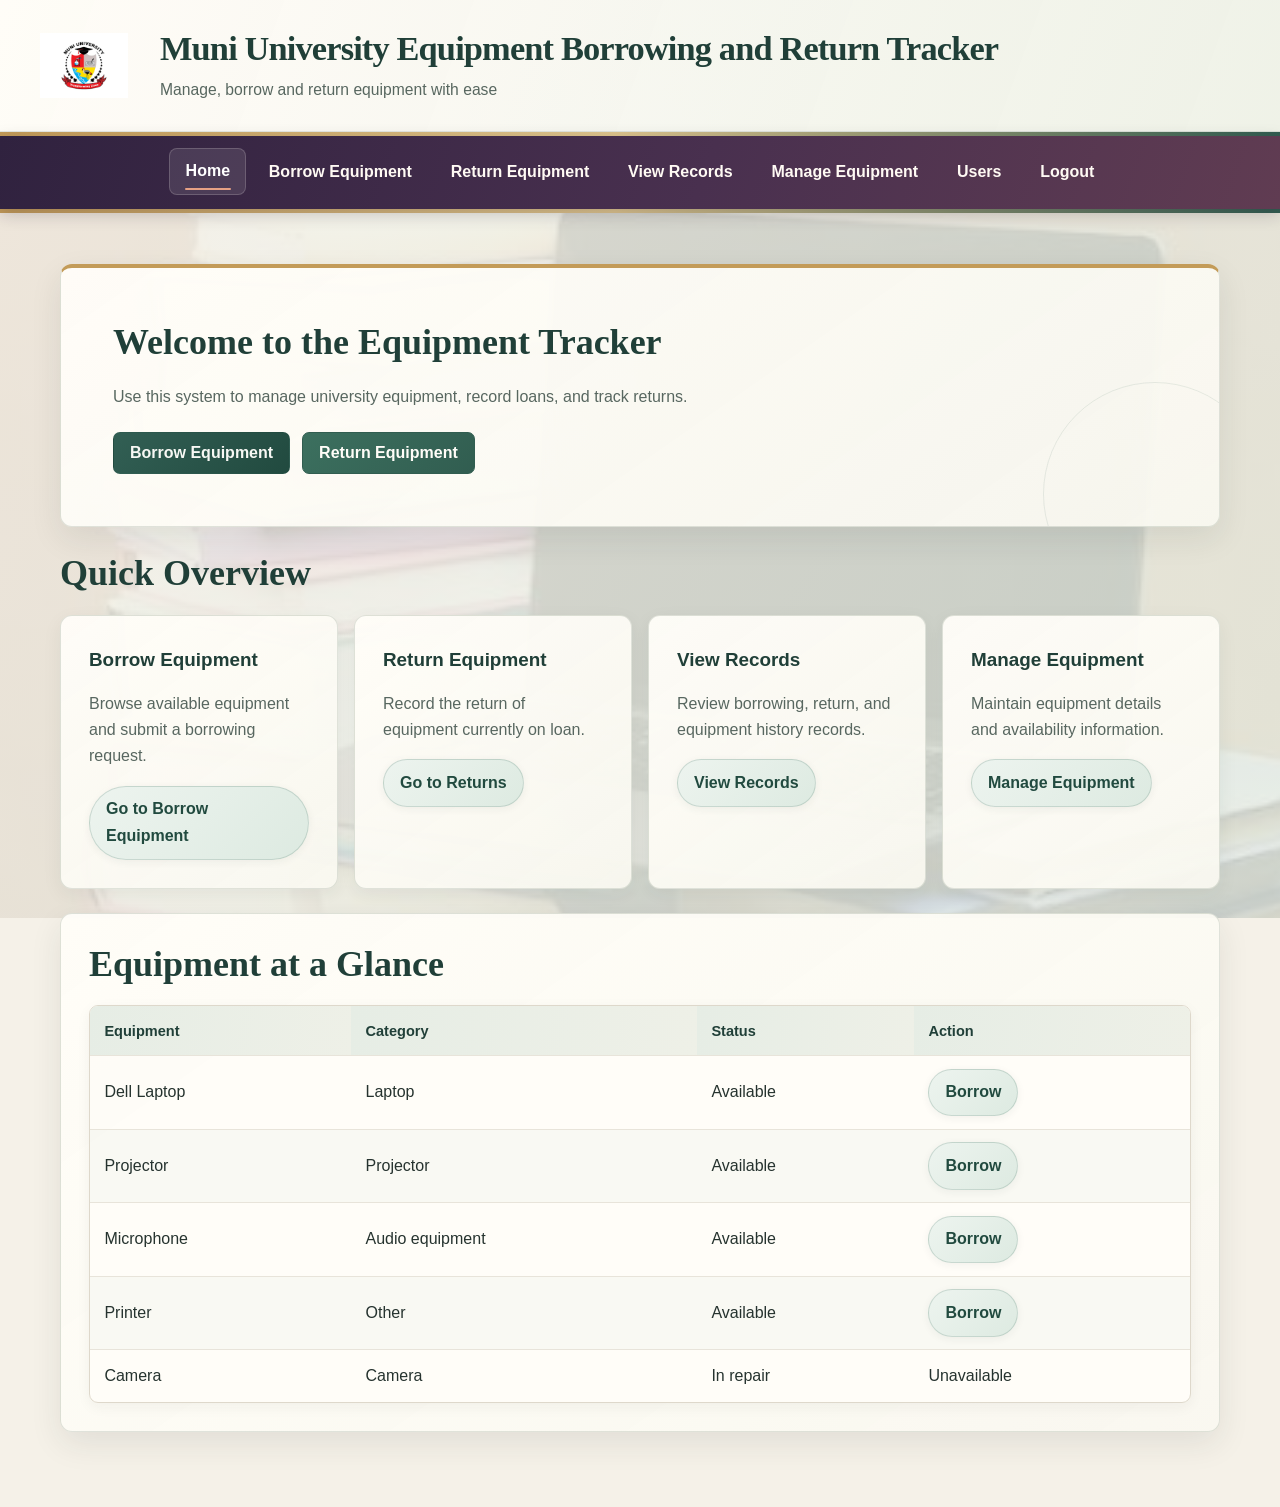
<file: index.html>
<!DOCTYPE html>
<html lang="en">

<head>
    <meta charset="UTF-8">
    <meta name="viewport" content="width=device-width, initial-scale=1.0">
    <meta name="description" content="Muni University equipment borrowing and return tracker homepage.">
    <title>Home - Muni University Equipment Tracker</title>
     <link rel="stylesheet" href="styles.css">
</head>

<body class="page page-home">
    <header class="site-header" id="site-header">
        <div class="site-header__logo">
            <img src="muni-logo.png" alt="Muni University logo" width="100" height="100">
        </div>
        <div class="site-header__content">
            <h1>Muni University Equipment Borrowing and Return Tracker</h1>
            <p>Manage, borrow and return equipment with ease</p>
        </div>
    </header>

    <hr>

    <nav class="site-nav" aria-label="Main navigation">
        <a href="index.html" aria-current="page">Home</a>
        <a href="borrow.html">Borrow Equipment</a>
        <a href="return.html">Return Equipment</a>
        <a href="records.html">View Records</a>
        <a href="manage.html">Manage Equipment</a>
        <a href="users.html">Users</a>
        <a href="logout.html">Logout</a>
    </nav>

    <hr>

    <main class="page-content" id="main-content">
        <section class="home-intro" aria-labelledby="home-title">
            <h2 id="home-title">Welcome to the Equipment Tracker</h2>
            <p>Use this system to manage university equipment, record loans, and track returns.</p>
            <div class="home-intro__actions">
                <a class="button button-primary" href="borrow.html">Borrow Equipment</a>
                <a class="button" href="return.html">Return Equipment</a>
            </div>
        </section>

        <section class="dashboard" aria-labelledby="dashboard-title">
            <h2 id="dashboard-title">Quick Overview</h2>
            <div class="dashboard__cards">
                <article class="dashboard-card">
                    <h3>Borrow Equipment</h3>
                    <p>Browse available equipment and submit a borrowing request.</p>
                    <a href="borrow.html">Go to Borrow Equipment</a>
                </article>
                <article class="dashboard-card">
                    <h3>Return Equipment</h3>
                    <p>Record the return of equipment currently on loan.</p>
                    <a href="return.html">Go to Returns</a>
                </article>
                <article class="dashboard-card">
                    <h3>View Records</h3>
                    <p>Review borrowing, return, and equipment history records.</p>
                    <a href="records.html">View Records</a>
                </article>
                <article class="dashboard-card">
                    <h3>Manage Equipment</h3>
                    <p>Maintain equipment details and availability information.</p>
                    <a href="manage.html">Manage Equipment</a>
                </article>
            </div>
        </section>

        <section class="home-equipment" aria-labelledby="equipment-title">
            <h2 id="equipment-title">Equipment at a Glance</h2>
            <div class="table-wrapper">
                <table class="records-table">
                    <thead>
                        <tr>
                            <th scope="col">Equipment</th>
                            <th scope="col">Category</th>
                            <th scope="col">Status</th>
                            <th scope="col">Action</th>
                        </tr>
                    </thead>
                    <tbody>
                        <tr>
                            <td>Dell Laptop</td>
                            <td>Laptop</td>
                            <td>Available</td>
                            <td><a href="borrow.html">Borrow</a></td>
                        </tr>
                        <tr>
                            <td>Projector</td>
                            <td>Projector</td>
                            <td>Available</td>
                            <td><a href="borrow.html">Borrow</a></td>
                        </tr>
                        <tr>
                            <td>Microphone</td>
                            <td>Audio</td>
                            <td>Available</td>
                            <td><a href="borrow.html">Borrow</a></td>
                        </tr>
                    </tbody>
                </table>
            </div>
        </section>
    </main>
    <script src="script.js"></script>
</body>

</html>
</file>
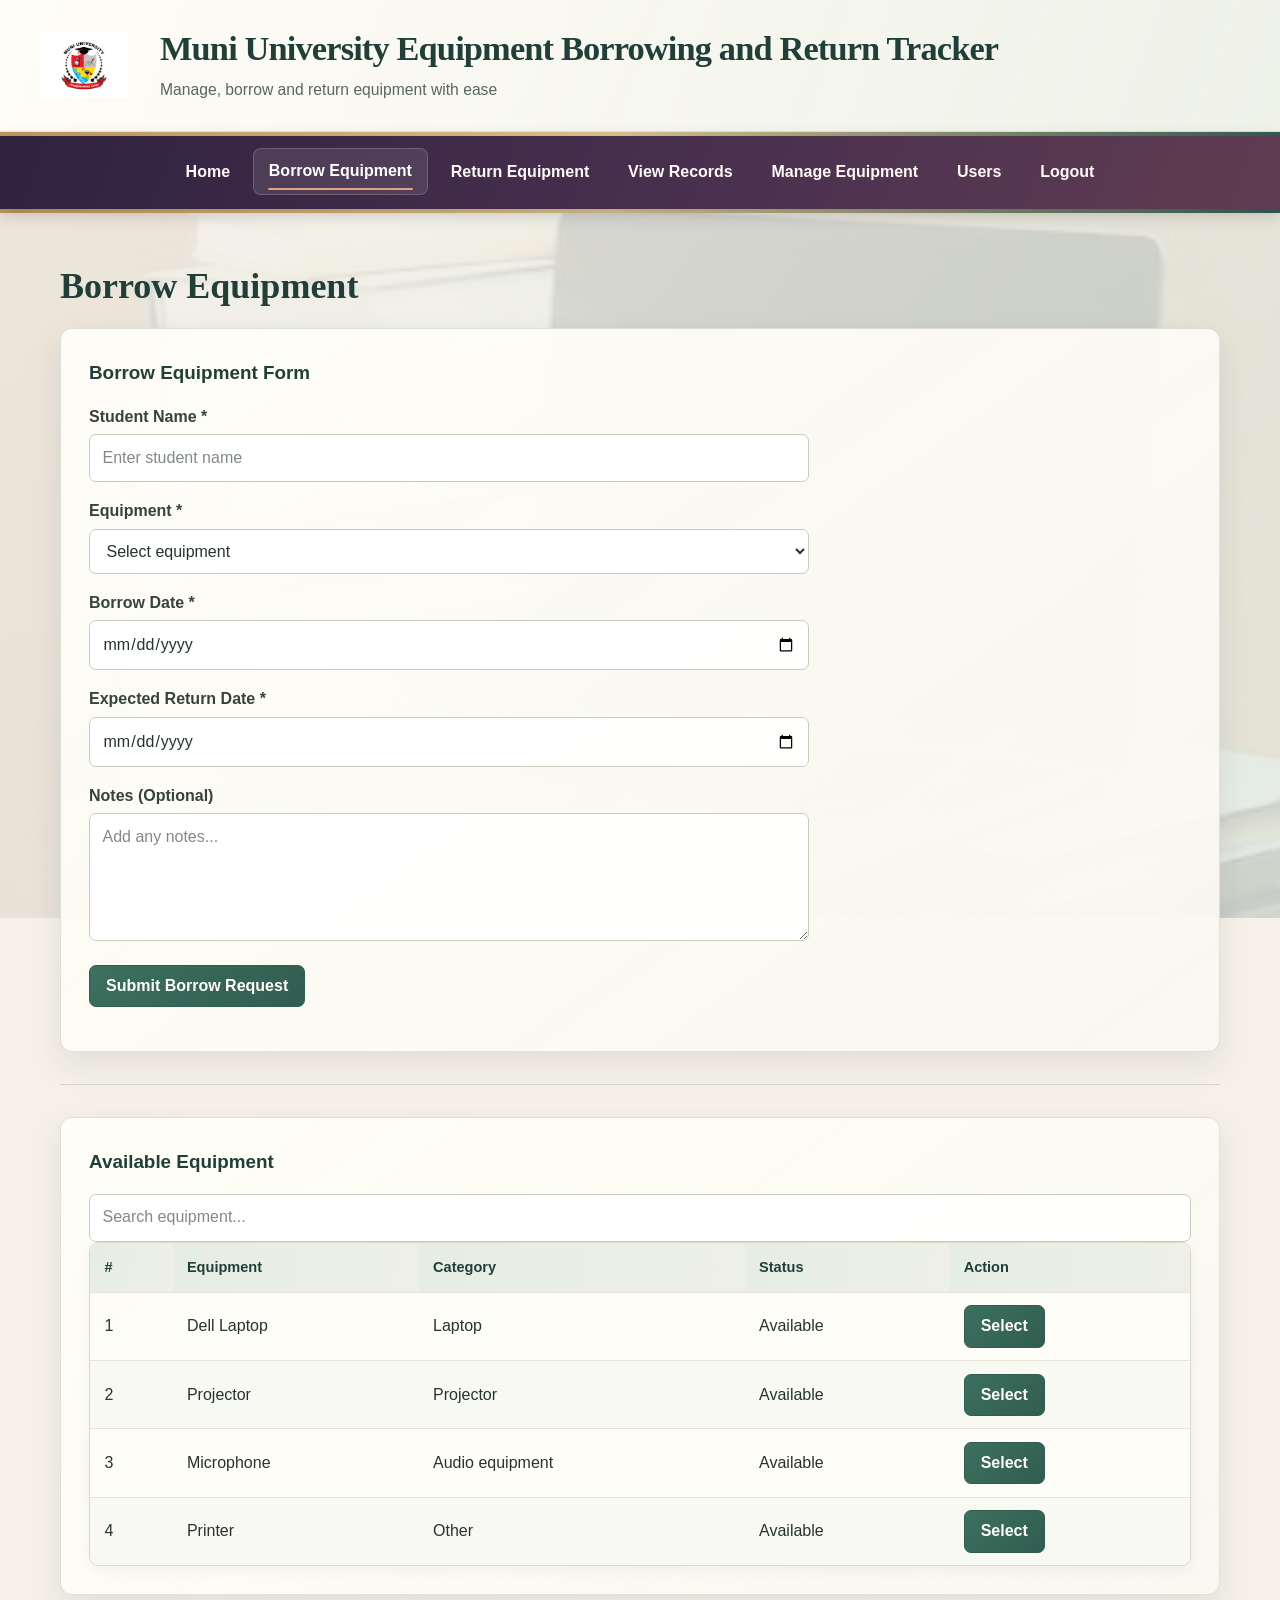
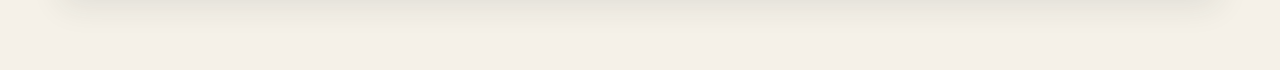
<file: borrow.html>
<!DOCTYPE html>
<html lang="en">

<head>
    <meta charset="UTF-8">
    <meta name="viewport" content="width=device-width, initial-scale=1.0">
    <meta name="description" content="Request to borrow available equipment from Muni University.">
    <title>Borrow Equipment - Muni University</title>
    <link rel="stylesheet" href="styles.css">
</head>

<body class="page page-borrow">
    <header class="site-header" id="site-header">
        <div class="site-header__logo">
            <img src="muni-logo.png" alt="Muni University logo" width="100" height="100">
        </div>
        <div class="site-header__content">
            <h1>Muni University Equipment Borrowing and Return Tracker</h1>
            <p>Manage, borrow and return equipment with ease</p>
        </div>
    </header>

    <hr>

    <nav class="site-nav" aria-label="Main navigation">
        <a href="index.html">Home</a>
        <a href="borrow.html" aria-current="page">Borrow Equipment</a>
        <a href="return.html">Return Equipment</a>
        <a href="records.html">View Records</a>
        <a href="manage.html">Manage Equipment</a>
        <a href="users.html">Users</a>
        <a href="logout.html">Logout</a>
    </nav>

    <hr>

    <main class="page-content" id="main-content">
        <section class="borrow-equipment" aria-labelledby="borrow-title">
            <h2 id="borrow-title">Borrow Equipment</h2>

            <div class="panel panel-form">
                <h3>Borrow Equipment Form</h3>
                <form action="#" class="form form-borrow">
                    <p>
                        <label for="student-name">Student Name *</label><br>
                        <input id="student-name" name="student-name" type="text" autocomplete="name" required placeholder="Enter student name">
                    </p>
                    <p>
                        <label for="equipment">Equipment *</label><br>
                        <select id="equipment" name="equipment" required>
                            <option value="" selected disabled>Select equipment</option>
                            <option value="dell-laptop">Dell Laptop</option>
                            <option value="projector">Projector</option>
                            <option value="microphone">Microphone</option>
                            <option value="printer">Printer</option>
                        </select>
                    </p>
                    <p>
                        <label for="borrow-date">Borrow Date *</label><br>
                        <input id="borrow-date" name="borrow-date" type="date" required>
                    </p>
                    <p>
                        <label for="expected-return">Expected Return Date *</label><br>
                        <input id="expected-return" name="expected-return" type="date" required>
                    </p>
                    <p>
                        <label for="borrow-notes">Notes (Optional)</label><br>
                        <textarea id="borrow-notes" name="notes" rows="4" cols="30" placeholder="Add any notes..."></textarea>
                    </p>
                    <p>
                        <button type="submit">Submit Borrow Request</button>
                    </p>
                </form>
            </div>

            <hr>

            <div class="panel panel-list">
                <h3>Available Equipment</h3>
                <label class="visually-hidden" for="equipment-search">Search available equipment</label>
                <input id="equipment-search" type="search" placeholder="Search equipment..." aria-label="Search available equipment">
                <div class="table-wrapper">
                    <table class="records-table" id="available-equipment-table">
                        <thead>
                            <tr>
                                <th scope="col">#</th>
                                <th scope="col">Equipment</th>
                                <th scope="col">Category</th>
                                <th scope="col">Status</th>
                                <th scope="col">Action</th>
                            </tr>
                        </thead>
                        <tbody>
                            <tr>
                                <td>1</td>
                                <td>Dell Laptop</td>
                                <td>Laptop</td>
                                <td>Available</td>
                                <td><button type="button" data-equipment="dell-laptop">Select</button></td>
                            </tr>
                            <tr>
                                <td>2</td>
                                <td>Projector</td>
                                <td>Projector</td>
                                <td>Available</td>
                                <td><button type="button" data-equipment="projector">Select</button></td>
                            </tr>
                            <tr>
                                <td>3</td>
                                <td>Microphone</td>
                                <td>Audio equipment</td>
                                <td>Available</td>
                                <td><button type="button" data-equipment="microphone">Select</button></td>
                            </tr>
                            <tr>
                                <td>4</td>
                                <td>Printer</td>
                                <td>Other</td>
                                <td>Available</td>
                                <td><button type="button" data-equipment="printer">Select</button></td>
                            </tr>
                        </tbody>
                    </table>
                </div>
            </div>
        </section>
    </main>

    <script>
        const equipmentSelect = document.querySelector("#equipment");
        const equipmentFromLink = new URLSearchParams(window.location.search).get("equipment");
        if (equipmentSelect && equipmentFromLink) {
            equipmentSelect.value = equipmentFromLink;
        }

        document.querySelectorAll("[data-equipment]").forEach((button) => {
            button.addEventListener("click", () => {
                if (equipmentSelect) {
                    equipmentSelect.value = button.dataset.equipment;
                    equipmentSelect.scrollIntoView({ behavior: "smooth", block: "center" });
                    equipmentSelect.focus();
                }
            });
        });
    </script>
</body>

</html>
</file>
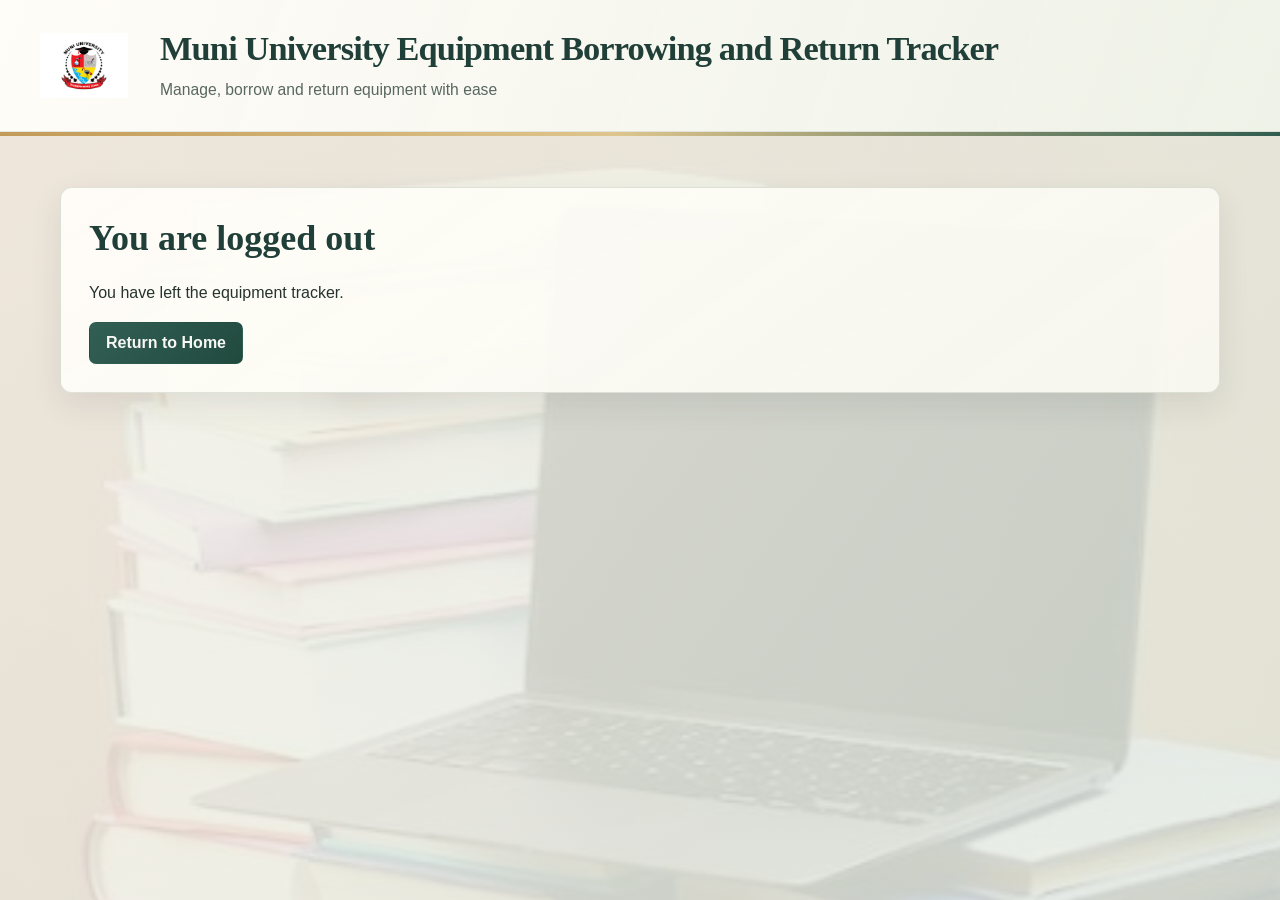
<file: logout.html>
<!DOCTYPE html>
<html lang="en">
<head>
    <meta charset="UTF-8">
    <meta name="viewport" content="width=device-width, initial-scale=1.0">
    <title>Logged Out - Muni University</title>
    <link rel="stylesheet" href="styles.css">
</head>

<body class="page page-logout">
    <header class="site-header">
        <div class="site-header__logo">
            <img src="muni-logo.png" alt="Muni University logo" width="100" height="100">
        </div>

        <div class="site-header__content">
            <h1>Muni University Equipment Borrowing and Return Tracker</h1>
            <p>Manage, borrow and return equipment with ease</p>
        </div>
    </header>

    <hr>

    <main class="page-content">
        <section class="panel" aria-labelledby="logout-title">
            <h2 id="logout-title">You are logged out</h2>
            <p>You have left the equipment tracker.</p>
            <a class="button button-primary" href="index.html">Return to Home</a>
        </section>
    </main>
    <script src="script.js"></script>
</body>
</html>
</file>
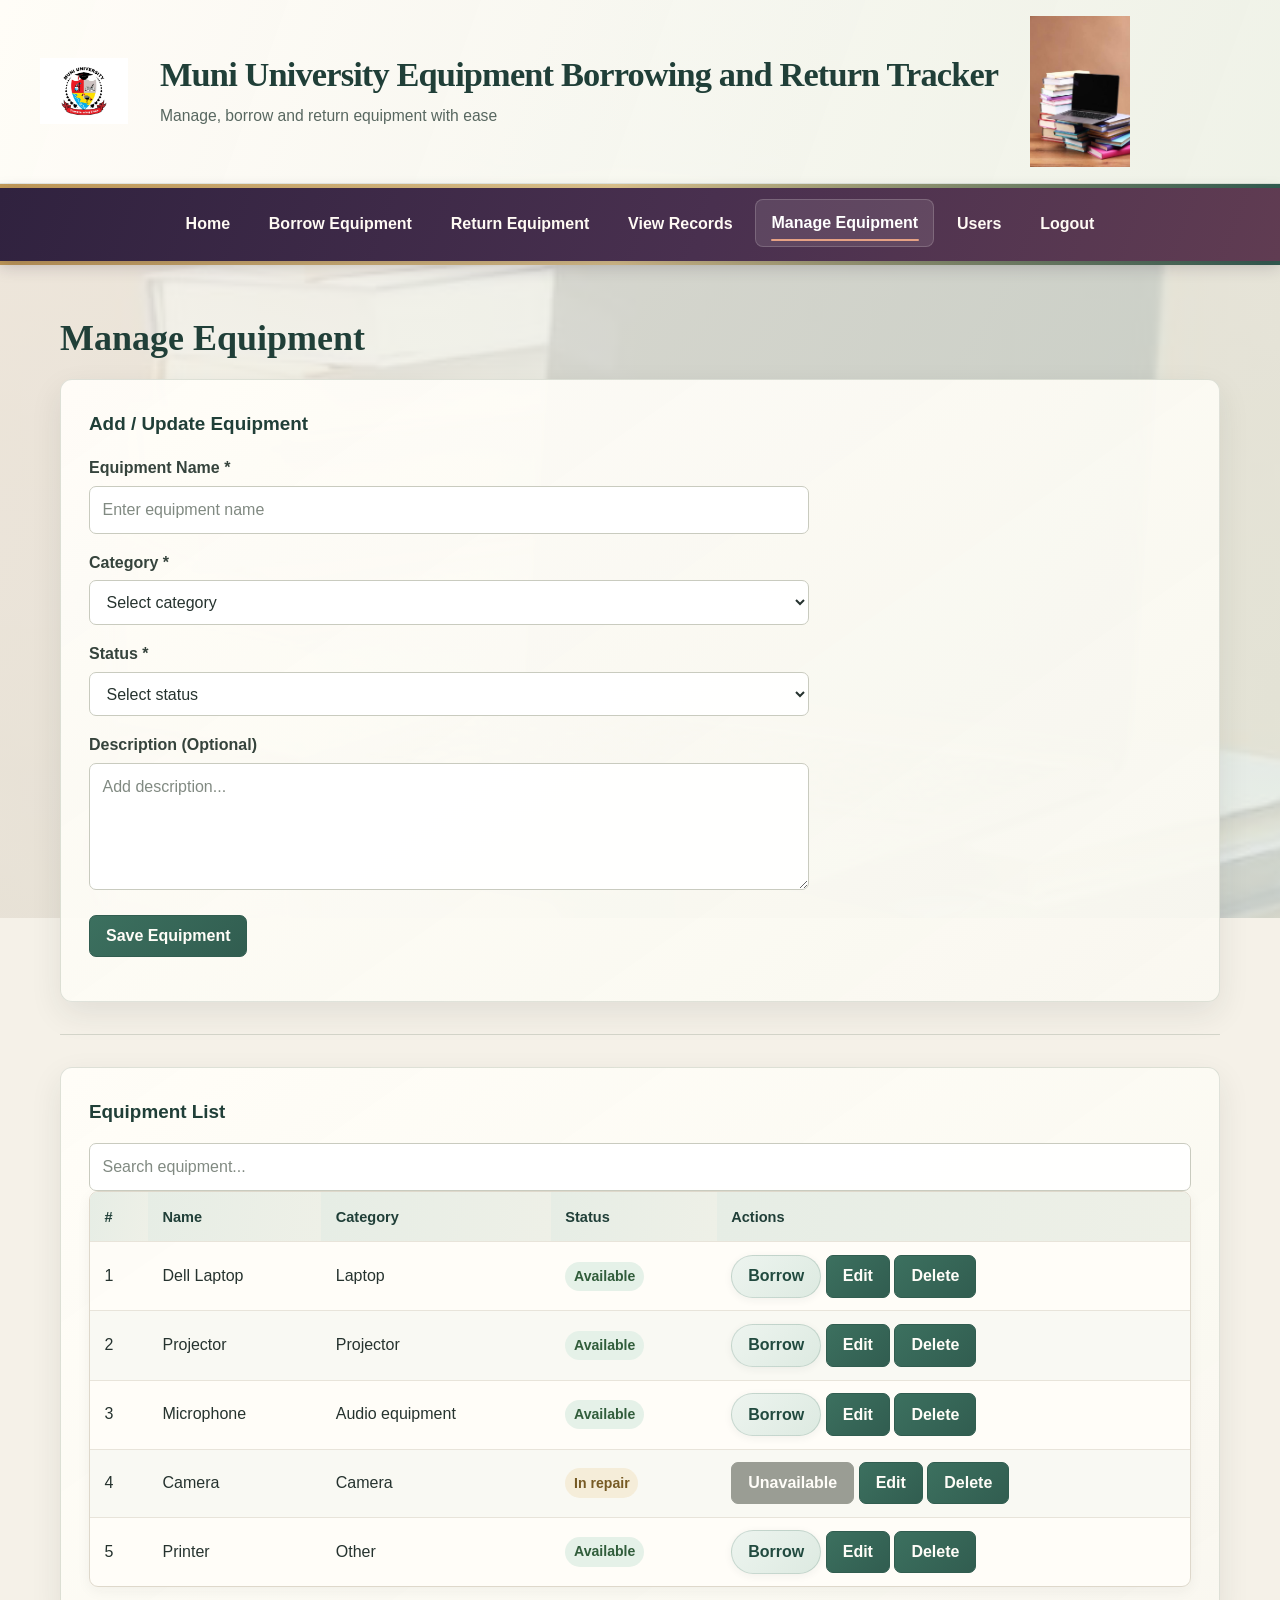
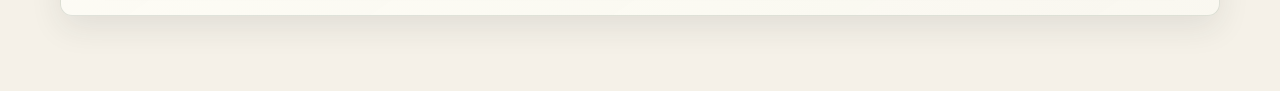
<file: manage equipment.html>
<!DOCTYPE html>
<html lang="en">

<head>
    <meta charset="UTF-8">
    <meta name="viewport" content="width=device-width, initial-scale=1.0">
    <meta name="description" content="Manage equipment entries in the Muni University borrowing and return tracker.">
    <title>Manage Equipment - Muni University</title>
    <link rel="stylesheet" href="styles.css">
</head>

<body class="page page-manage-equipment">
    <header class="site-header" id="site-header">
        <div class="site-header__logo">
            <img src="Muni-logo.webp" alt="Muni University logo" width="100" height="100">
        </div>
        <div class="site-header__content">
            <h1>Muni University Equipment Borrowing and Return Tracker</h1>
            <p>Manage, borrow and return equipment with ease</p>
        </div>
        <div class="site-header__image">
            <img src="combinedEquipment.jpg" alt="Images of equipment to be borrowed" width="100" height="100">
        </div>
    </header>

    <hr>

    <nav class="site-nav" aria-label="Main navigation">
        <a href="index.html">Home</a>
        <a href="borrow.html">Borrow Equipment</a>
        <a href="return.html">Return Equipment</a>
        <a href="records.html">View Records</a>
        <a href="manage%20equipment.html" aria-current="page">Manage Equipment</a>
        <a href="users.html">Users</a>
        <a href="logout.html">Logout</a>
    </nav>

    <hr>

    <main class="page-content" id="main-content">
        <section class="manage-equipment" aria-labelledby="manage-title">
            <h2 id="manage-title">Manage Equipment</h2>

            <div class="panel panel-form">
                <h3>Add / Update Equipment</h3>
                <form action="#" class="form form-equipment">
                    <p>
                        <label for="equipment-name">Equipment Name *</label><br>
                        <input id="equipment-name" name="equipment-name" type="text" required placeholder="Enter equipment name">
                    </p>
                    <p>
                        <label for="category">Category *</label><br>
                        <select id="category" name="category" required>
                            <option value="" selected disabled>Select category</option>
                            <option value="laptop">Laptop</option>
                            <option value="projector">Projector</option>
                            <option value="audio">Audio equipment</option>
                            <option value="camera">Camera</option>
                            <option value="electrical">Electrical equipment</option>
                            <option value="other">Other</option>
                        </select>
                    </p>
                    <p>
                        <label for="status">Status *</label><br>
                        <select id="status" name="status" required>
                            <option value="" selected disabled>Select status</option>
                            <option value="Available">Available</option>
                            <option value="Borrowed">Borrowed</option>
                            <option value="In repair">In repair</option>
                            <option value="Unavailable">Unavailable</option>
                        </select>
                    </p>
                    <p>
                        <label for="description">Description (Optional)</label><br>
                        <textarea id="description" name="description" rows="4" cols="30" placeholder="Add description..."></textarea>
                    </p>
                    <p>
                        <button type="submit">Save Equipment</button>
                    </p>
                </form>
            </div>

            <hr>

            <div class="panel panel-list">
                <h3>Equipment List</h3>
                <label class="visually-hidden" for="equipment-search">Search equipment</label>
                <input id="equipment-search" type="search" placeholder="Search equipment..." aria-label="Search equipment">

                <div class="table-wrapper">
                    <table class="records-table">
                        <thead>
                            <tr>
                                <th scope="col">#</th>
                                <th scope="col">Name</th>
                                <th scope="col">Category</th>
                                <th scope="col">Status</th>
                                <th scope="col">Actions</th>
                            </tr>
                        </thead>
                        <tbody>
                            <tr>
                                <td>1</td>
                                <td>Dell Laptop</td>
                                <td>Laptop</td>
                                <td><span class="status-available">Available</span></td>
                                <td>
                                    <a class="button records-table__action" href="borrow.html?equipment=dell-laptop">Borrow</a>
                                    <button type="button">Edit</button>
                                    <button type="button">Delete</button>
                                </td>
                            </tr>
                            <tr>
                                <td>2</td>
                                <td>Projector</td>
                                <td>Projector</td>
                                <td><span class="status-available">Available</span></td>
                                <td>
                                    <a class="button records-table__action" href="borrow.html?equipment=projector">Borrow</a>
                                    <button type="button">Edit</button>
                                    <button type="button">Delete</button>
                                </td>
                            </tr>
                            <tr>
                                <td>3</td>
                                <td>Microphone</td>
                                <td>Audio equipment</td>
                                <td><span class="status-available">Available</span></td>
                                <td>
                                    <a class="button records-table__action" href="borrow.html?equipment=microphone">Borrow</a>
                                    <button type="button">Edit</button>
                                    <button type="button">Delete</button>
                                </td>
                            </tr>
                            <tr>
                                <td>4</td>
                                <td>Camera</td>
                                <td>Camera</td>
                                <td><span class="status-warning">In repair</span></td>
                                <td>
                                    <button type="button" disabled aria-disabled="true">Unavailable</button>
                                    <button type="button">Edit</button>
                                    <button type="button">Delete</button>
                                </td>
                            </tr>
                            <tr>
                                <td>5</td>
                                <td>Printer</td>
                                <td>Other</td>
                                <td><span class="status-available">Available</span></td>
                                <td>
                                    <a class="button records-table__action" href="borrow.html?equipment=printer">Borrow</a>
                                    <button type="button">Edit</button>
                                    <button type="button">Delete</button>
                                </td>
                            </tr>
                        </tbody>
                    </table>
                </div>
            </div>
        </section>
    </main>
</body>

</html>
</file>
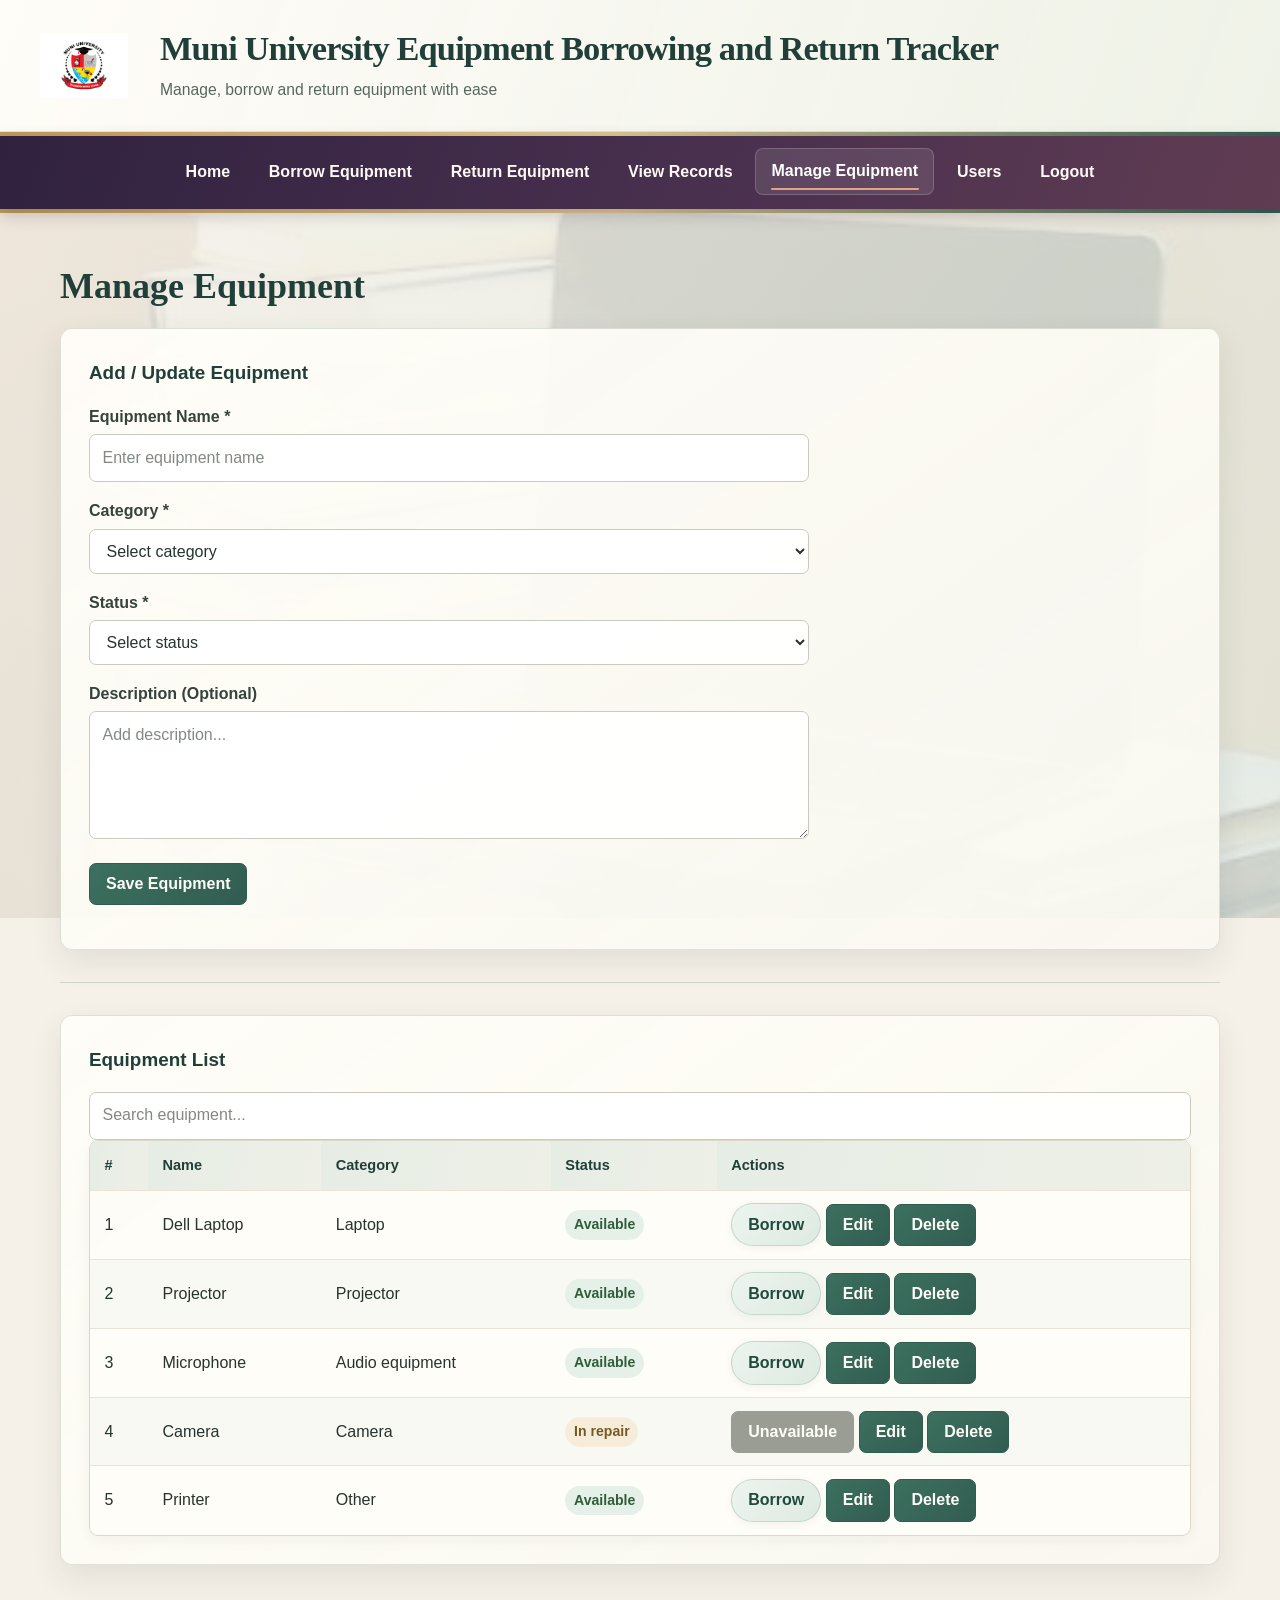
<file: manage.html>
<!DOCTYPE html>
<html lang="en">

<head>
    <meta charset="UTF-8">
    <meta name="viewport" content="width=device-width, initial-scale=1.0">
    <meta name="description" content="Manage equipment entries in the Muni University borrowing and return tracker.">
    <title>Manage Equipment - Muni University</title>
    <link rel="stylesheet" href="styles.css">
</head>

<body class="page page-manage-equipment">
    <header class="site-header" id="site-header">
        <div class="site-header__logo">
            <img src="muni-logo.png" alt="Muni University logo" width="100" height="100">
        </div>
        <div class="site-header__content">
            <h1>Muni University Equipment Borrowing and Return Tracker</h1>
            <p>Manage, borrow and return equipment with ease</p>
        </div>
    </header>

    <hr>

    <nav class="site-nav" aria-label="Main navigation">
        <a href="index.html">Home</a>
        <a href="borrow.html">Borrow Equipment</a>
        <a href="return.html">Return Equipment</a>
        <a href="records.html">View Records</a>
        <a href="manage.html" aria-current="page">Manage Equipment</a>
        <a href="users.html">Users</a>
        <a href="logout.html">Logout</a>
    </nav>

    <hr>

    <main class="page-content" id="main-content">
        <section class="manage-equipment" aria-labelledby="manage-title">
            <h2 id="manage-title">Manage Equipment</h2>

            <div class="panel panel-form">
                <h3>Add / Update Equipment</h3>
                <form action="#" class="form form-equipment">
                    <p>
                        <label for="equipment-name">Equipment Name *</label><br>
                        <input id="equipment-name" name="equipment-name" type="text" required placeholder="Enter equipment name">
                    </p>
                    <p>
                        <label for="category">Category *</label><br>
                        <select id="category" name="category" required>
                            <option value="" selected disabled>Select category</option>
                            <option value="laptop">Laptop</option>
                            <option value="projector">Projector</option>
                            <option value="audio">Audio equipment</option>
                            <option value="camera">Camera</option>
                            <option value="electrical">Electrical equipment</option>
                            <option value="other">Other</option>
                        </select>
                    </p>
                    <p>
                        <label for="status">Status *</label><br>
                        <select id="status" name="status" required>
                            <option value="" selected disabled>Select status</option>
                            <option value="Available">Available</option>
                            <option value="Borrowed">Borrowed</option>
                            <option value="In repair">In repair</option>
                            <option value="Unavailable">Unavailable</option>
                        </select>
                    </p>
                    <p>
                        <label for="description">Description (Optional)</label><br>
                        <textarea id="description" name="description" rows="4" cols="30" placeholder="Add description..."></textarea>
                    </p>
                    <p>
                        <button type="submit">Save Equipment</button>
                    </p>
                </form>
            </div>

            <hr>

            <div class="panel panel-list">
                <h3>Equipment List</h3>
                <label class="visually-hidden" for="equipment-search">Search equipment</label>
                <input id="equipment-search" type="search" placeholder="Search equipment..." aria-label="Search equipment">

                <div class="table-wrapper">
                    <table class="records-table">
                        <thead>
                            <tr>
                                <th scope="col">#</th>
                                <th scope="col">Name</th>
                                <th scope="col">Category</th>
                                <th scope="col">Status</th>
                                <th scope="col">Actions</th>
                            </tr>
                        </thead>
                        <tbody>
                            <tr>
                                <td>1</td>
                                <td>Dell Laptop</td>
                                <td>Laptop</td>
                                <td><span class="status-available">Available</span></td>
                                <td>
                                    <a class="button records-table__action" href="borrow.html?equipment=dell-laptop">Borrow</a>
                                    <button type="button">Edit</button>
                                    <button type="button">Delete</button>
                                </td>
                            </tr>
                            <tr>
                                <td>2</td>
                                <td>Projector</td>
                                <td>Projector</td>
                                <td><span class="status-available">Available</span></td>
                                <td>
                                    <a class="button records-table__action" href="borrow.html?equipment=projector">Borrow</a>
                                    <button type="button">Edit</button>
                                    <button type="button">Delete</button>
                                </td>
                            </tr>
                            <tr>
                                <td>3</td>
                                <td>Microphone</td>
                                <td>Audio equipment</td>
                                <td><span class="status-available">Available</span></td>
                                <td>
                                    <a class="button records-table__action" href="borrow.html?equipment=microphone">Borrow</a>
                                    <button type="button">Edit</button>
                                    <button type="button">Delete</button>
                                </td>
                            </tr>
                            <tr>
                                <td>4</td>
                                <td>Camera</td>
                                <td>Camera</td>
                                <td><span class="status-warning">In repair</span></td>
                                <td>
                                    <button type="button" disabled aria-disabled="true">Unavailable</button>
                                    <button type="button">Edit</button>
                                    <button type="button">Delete</button>
                                </td>
                            </tr>
                            <tr>
                                <td>5</td>
                                <td>Printer</td>
                                <td>Other</td>
                                <td><span class="status-available">Available</span></td>
                                <td>
                                    <a class="button records-table__action" href="borrow.html?equipment=printer">Borrow</a>
                                    <button type="button">Edit</button>
                                    <button type="button">Delete</button>
                                </td>
                            </tr>
                        </tbody>
                    </table>
                </div>
            </div>
        </section>
    </main>
</body>

</html>
</file>
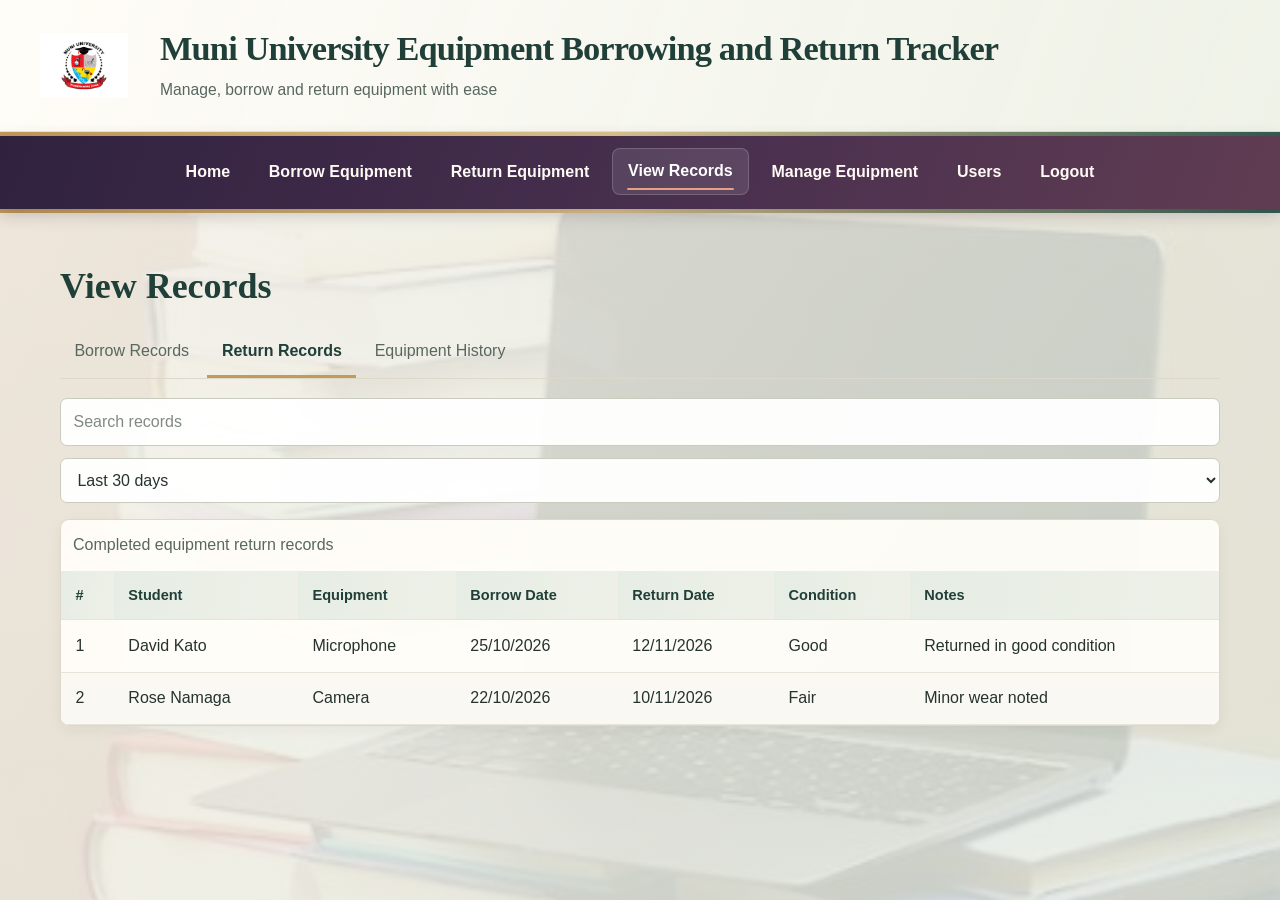
<file: records.html>
<!DOCTYPE html>
<html lang="en">

<head>
    <meta charset="UTF-8">
    <meta name="viewport" content="width=device-width, initial-scale=1.0">
    <meta name="description" content="View equipment borrowing, return, and history records for Muni University.">
    <title>View Records - Muni University</title>
    <link rel="stylesheet" href="styles.css">
</head>

<body class="page page-records">
    <header class="site-header">
        <div class="site-header__logo">
            <img src="muni-logo.png" alt="Muni University logo" width="100" height="100">
        </div>

        <div class="site-header__content">
            <h1>Muni University Equipment Borrowing and Return Tracker</h1>
            <p>Manage, borrow and return equipment with ease</p>
        </div>
    </header>

    <hr>

    <nav class="site-nav" aria-label="Main navigation">
        <a href="index.html">Home</a>
        <a href="borrow.html">Borrow Equipment</a>
        <a href="return.html">Return Equipment</a>
        <a href="records.html" aria-current="page">View Records</a>
        <a href="manage.html">Manage Equipment</a>
        <a href="users.html">Users</a>
        <a href="#logout">Logout</a>
    </nav>

    <hr>

    <main class="page-content">
        <section class="records" aria-labelledby="page-title">
            <h2 id="page-title">View Records</h2>

            <div class="records-tabs" role="tablist" aria-label="Record types">
                <a class="records-tabs__link" id="borrow-tab" href="#borrow-records" role="tab"
                    aria-controls="borrow-records" aria-selected="false" tabindex="-1">
                    Borrow Records
                </a>

                <a class="records-tabs__link records-tabs__link--active" id="return-tab" href="#return-records"
                    role="tab" aria-controls="return-records" aria-selected="true">
                    Return Records
                </a>

                <a class="records-tabs__link" id="history-tab" href="#equipment-history" role="tab"
                    aria-controls="equipment-history" aria-selected="false" tabindex="-1">
                    Equipment History
                </a>
            </div>

            <section class="records__controls" aria-label="Search and filter records">
                <label class="visually-hidden" for="records-search">Search records</label>
                <input class="records__search" id="records-search" type="search" placeholder="Search records">

                <label class="visually-hidden" for="records-period">Filter records by date</label>
                <select class="records__period" id="records-period">
                    <option value="30-days">Last 30 days</option>
                    <option value="all-time">All Time</option>
                </select>
            </section>

            <!-- Borrow Records tab -->
            <section class="table-wrapper" id="borrow-records" role="tabpanel" aria-labelledby="borrow-tab" tabindex="0"
                hidden>
                <table class="records-table">
                    <caption>Equipment borrowing records</caption>
                    <thead>
                        <tr>
                            <th scope="col">#</th>
                            <th scope="col">Student</th>
                            <th scope="col">Equipment</th>
                            <th scope="col">Borrow Date</th>
                            <th scope="col">Expected Return</th>
                            <th scope="col">Return Date</th>
                            <th scope="col">Status</th>
                        </tr>
                    </thead>
                    <tbody>
                        <tr data-record-date="2026-11-07">
                            <td>1</td>
                            <td>Ivan Ocate</td>
                            <td>Dell Laptop</td>
                            <td><time datetime="2026-11-07">07/11/2026</time></td>
                            <td><time datetime="2026-11-21">21/11/2026</time></td>
                            <td>Not returned</td>
                            <td>On loan</td>
                        </tr>
                        <tr data-record-date="2026-11-06">
                            <td>2</td>
                            <td>Mary Nakiya</td>
                            <td>Projector</td>
                            <td><time datetime="2026-11-06">06/11/2026</time></td>
                            <td><time datetime="2026-11-20">20/11/2026</time></td>
                            <td>Not returned</td>
                            <td>On loan</td>
                        </tr>
                        <tr data-record-date="2026-10-25">
                            <td>3</td>
                            <td>David Kato</td>
                            <td>Microphone</td>
                            <td><time datetime="2026-10-25">25/10/2026</time></td>
                            <td><time datetime="2026-11-08">08/11/2026</time></td>
                            <td><time datetime="2026-11-12">12/11/2026</time></td>
                            <td>Returned</td>
                        </tr>
                    </tbody>
                </table>
            </section>

            <!-- Return Records tab -->
            <section class="table-wrapper" id="return-records" role="tabpanel" aria-labelledby="return-tab"
                tabindex="0">
                <table class="records-table">
                    <caption>Completed equipment return records</caption>
                    <thead>
                        <tr>
                            <th scope="col">#</th>
                            <th scope="col">Student</th>
                            <th scope="col">Equipment</th>
                            <th scope="col">Borrow Date</th>
                            <th scope="col">Return Date</th>
                            <th scope="col">Condition</th>
                            <th scope="col">Notes</th>
                        </tr>
                    </thead>
                    <tbody>
                        <tr data-record-date="2026-11-12">
                            <td>1</td>
                            <td>David Kato</td>
                            <td>Microphone</td>
                            <td><time datetime="2026-10-25">25/10/2026</time></td>
                            <td><time datetime="2026-11-12">12/11/2026</time></td>
                            <td>Good</td>
                            <td>Returned in good condition</td>
                        </tr>
                        <tr data-record-date="2026-11-10">
                            <td>2</td>
                            <td>Rose Namaga</td>
                            <td>Camera</td>
                            <td><time datetime="2026-10-22">22/10/2026</time></td>
                            <td><time datetime="2026-11-10">10/11/2026</time></td>
                            <td>Fair</td>
                            <td>Minor wear noted</td>
                        </tr>
                        <tr data-record-date="2026-10-30">
                            <td>3</td>
                            <td>Sarah Akena</td>
                            <td>Tripod</td>
                            <td><time datetime="2026-10-20">20/10/2026</time></td>
                            <td><time datetime="2026-10-30">30/10/2026</time></td>
                            <td>Good</td>
                            <td>No issues reported</td>
                        </tr>
                    </tbody>
                </table>
            </section>

            <!-- Equipment History tab -->
            <section class="table-wrapper" id="equipment-history" role="tabpanel" aria-labelledby="history-tab"
                tabindex="0" hidden>
                <table class="records-table">
                    <caption>Equipment borrowing, return, and condition history</caption>
                    <thead>
                        <tr>
                            <th scope="col">Equipment</th>
                            <th scope="col">Category</th>
                            <th scope="col">Borrowed By</th>
                            <th scope="col">Borrow Date</th>
                            <th scope="col">Return Date</th>
                            <th scope="col">Condition</th>
                            <th scope="col">Current Status</th>
                        </tr>
                    </thead>
                    <tbody>
                        <tr data-record-date="2026-11-07">
                            <td>Dell Laptop</td>
                            <td>Laptop</td>
                            <td>Ivan Ocate</td>
                            <td><time datetime="2026-11-07">07/11/2026</time></td>
                            <td>Not returned</td>
                            <td>—</td>
                            <td>On loan</td>
                        </tr>
                        <tr data-record-date="2026-11-06">
                            <td>Projector</td>
                            <td>Audio-visual</td>
                            <td>Mary Nakiya</td>
                            <td><time datetime="2026-11-06">06/11/2026</time></td>
                            <td>Not returned</td>
                            <td>—</td>
                            <td>On loan</td>
                        </tr>
                        <tr data-record-date="2026-11-12">
                            <td>Microphone</td>
                            <td>Audio</td>
                            <td>David Kato</td>
                            <td><time datetime="2026-10-25">25/10/2026</time></td>
                            <td><time datetime="2026-11-12">12/11/2026</time></td>
                            <td>Good</td>
                            <td>Available</td>
                        </tr>
                        <tr data-record-date="2026-11-10">
                            <td>Camera</td>
                            <td>Camera</td>
                            <td>Rose Namaga</td>
                            <td><time datetime="2026-10-22">22/10/2026</time></td>
                            <td><time datetime="2026-11-10">10/11/2026</time></td>
                            <td>Fair</td>
                            <td>Available</td>
                        </tr>
                        <tr data-record-date="2026-10-30">
                            <td>Tripod</td>
                            <td>Photography</td>
                            <td>Sarah Akena</td>
                            <td><time datetime="2026-10-20">20/10/2026</time></td>
                            <td><time datetime="2026-10-30">30/10/2026</time></td>
                            <td>Good</td>
                            <td>Available</td>
                        </tr>
                    </tbody>
                </table>
            </section>
        </section>
    </main>

    <script>
        const tabs = Array.from(document.querySelectorAll('[role="tab"]'));
        const panels = tabs.map((tab) =>
            document.getElementById(tab.getAttribute('aria-controls'))
        );
        const searchInput = document.getElementById('records-search');
        const periodSelect = document.getElementById('records-period');

        function showTab(tab, moveFocus = false) {
            tabs.forEach((currentTab, index) => {
                const isSelected = currentTab === tab;

                currentTab.setAttribute('aria-selected', String(isSelected));
                currentTab.tabIndex = isSelected ? 0 : -1;
                currentTab.classList.toggle(
                    'records-tabs__link--active',
                    isSelected
                );
                panels[index].hidden = !isSelected;
            });

            if (moveFocus) {
                tab.focus();
            }

            filterRows();
        }

        function filterRows() {
            const activePanel = panels.find((panel) => !panel.hidden);
            if (!activePanel) return;

            const query = searchInput.value.trim().toLowerCase();
            const cutoff = new Date();
            cutoff.setDate(cutoff.getDate() - 30);

            activePanel.querySelectorAll('tbody tr').forEach((row) => {
                const matchesSearch = row.textContent.toLowerCase().includes(query);
                const rowDate = new Date(`${row.dataset.recordDate}T00:00:00`);
                const matchesDate =
                    periodSelect.value === 'all-time' ||
                    (rowDate >= cutoff && rowDate <= new Date());

                row.hidden = !(matchesSearch && matchesDate);
            });
        }

        tabs.forEach((tab, index) => {
            tab.addEventListener('click', (event) => {
                event.preventDefault();
                showTab(tab);
                history.replaceState(null, '', tab.hash);
            });

            tab.addEventListener('keydown', (event) => {
                let nextIndex = index;

                if (event.key === 'ArrowRight') {
                    nextIndex = (index + 1) % tabs.length;
                } else if (event.key === 'ArrowLeft') {
                    nextIndex = (index - 1 + tabs.length) % tabs.length;
                } else if (event.key === 'Home') {
                    nextIndex = 0;
                } else if (event.key === 'End') {
                    nextIndex = tabs.length - 1;
                } else {
                    return;
                }

                event.preventDefault();
                showTab(tabs[nextIndex], true);
                history.replaceState(null, '', tabs[nextIndex].hash);
            });
        });

        searchInput.addEventListener('input', filterRows);
        periodSelect.addEventListener('change', filterRows);

        const initialTab = tabs.find((tab) => tab.hash === window.location.hash);
        if (initialTab) {
            showTab(initialTab);
        } else {
            showTab(document.getElementById('return-tab'));
        }
    </script>
</body>

</html>
</file>
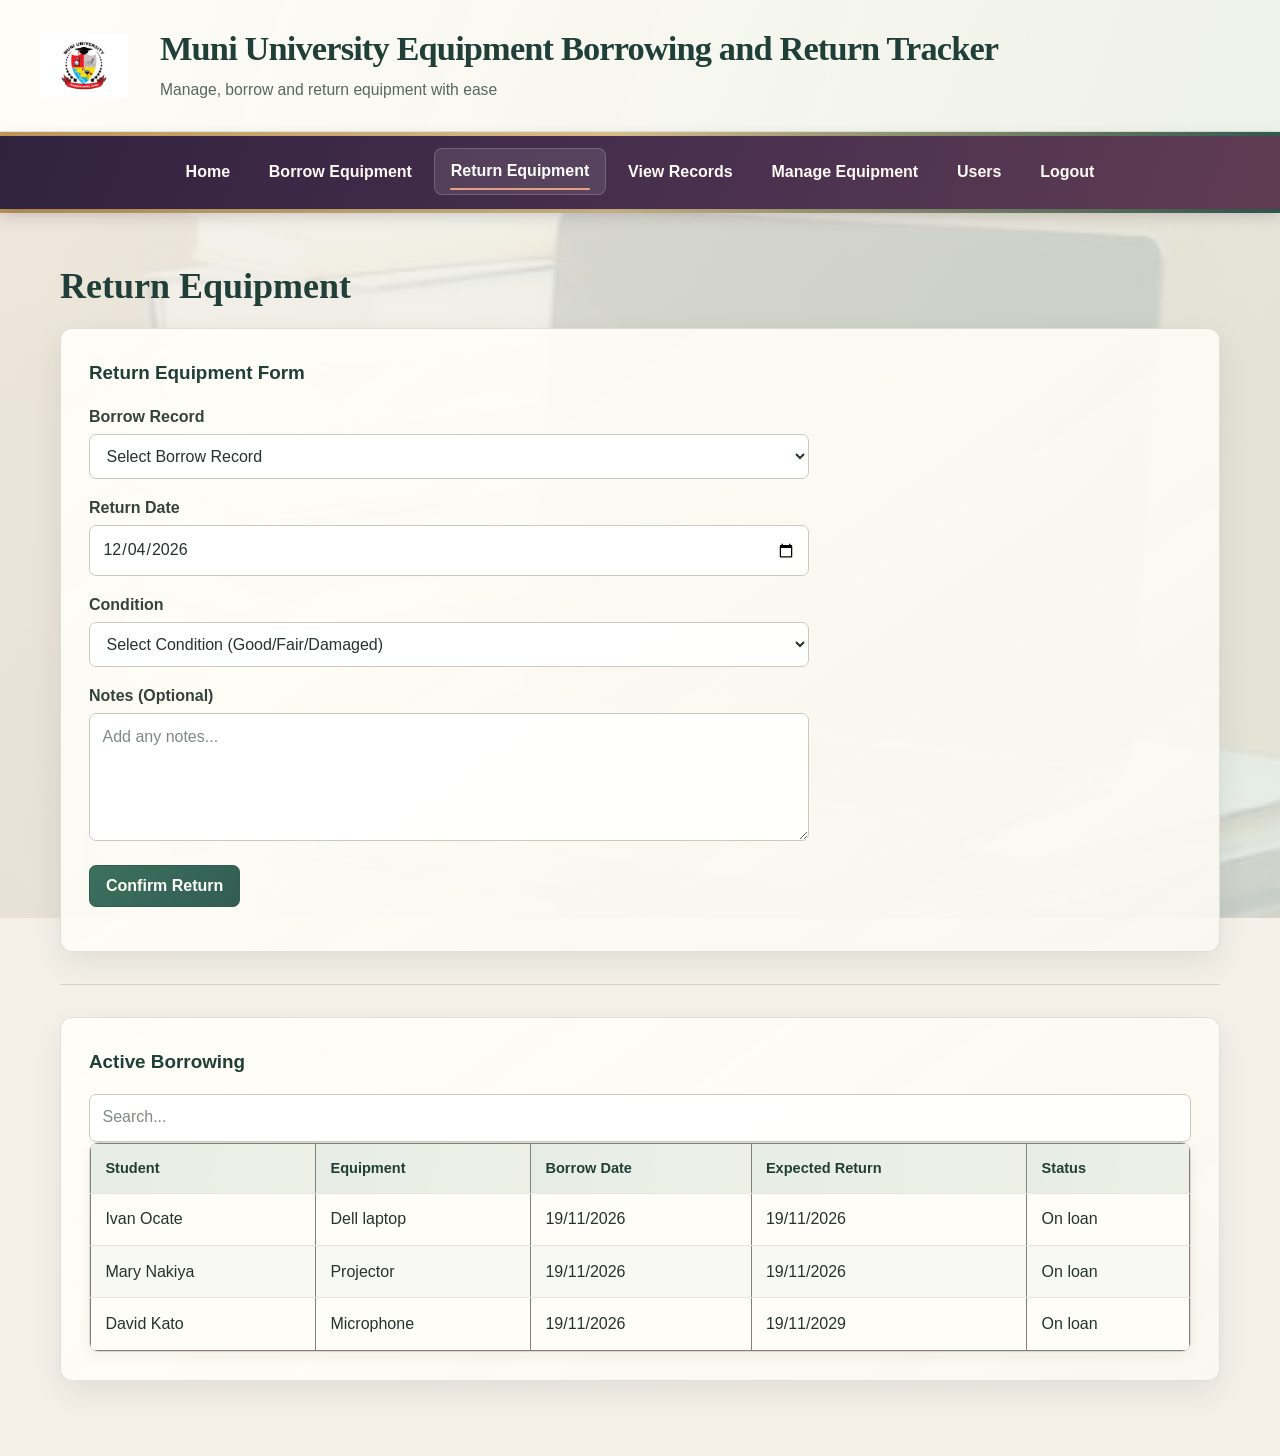
<file: return.html>
<!DOCTYPE html>
<html lang="en">

<head>
    <meta charset="UTF-8">
    <meta name="viewport" content="width=device-width, initial-scale=1.0">
    <meta name="description" content="Return borrowed equipment and update the status in the Muni University tracking system.">
    <title>Return Equipment - Muni University</title>
    <link rel="stylesheet" href="styles.css">
</head>

<body class="page page-return">
    <header class="site-header" id="site-header">
        <div class="site-header__logo">
            <img src="muni-logo.png" alt="Muni University logo" width="100" height="100">
        </div>
        <div class="site-header__content">
            <h1>Muni University Equipment Borrowing and Return Tracker</h1>
            <p>Manage, borrow and return equipment with ease</p>
        </div>
    </header>

    <hr>

    <nav class="site-nav" aria-label="Main navigation">
        <a href="index.html">Home</a>
        <a href="borrow.html">Borrow Equipment</a>
        <a href="return.html" aria-current="page">Return Equipment</a>
        <a href="records.html">View Records</a>
        <a href="manage.html">Manage Equipment</a>
        <a href="users.html">Users</a>
        <a href="logout.html">Logout</a>
    </nav>

    <hr>

    <main class="page-content" id="main-content">
        <section class="return-equipment" aria-labelledby="return-title">
            <h2 id="return-title">Return Equipment</h2>

            <div class="panel panel-form">
                <h3>Return Equipment Form</h3>
                <form action="#" class="form form-return">
                    <p>
                        <label for="borrow-record">Borrow Record</label><br>
                        <select id="borrow-record">
                            <option selected>Select Borrow Record</option>
                        </select>
                    </p>
                    <p>
                        <label for="return-date">Return Date</label><br>
                        <input id="return-date" type="date">
                    </p>
                    <p>
                        <label for="condition">Condition</label><br>
                        <select id="condition">
                            <option selected>Select Condition (Good/Fair/Damaged)</option>
                            <option>Good</option>
                            <option>Fair</option>
                            <option>Damaged</option>
                        </select>
                    </p>
                    <p>
                        <label for="notes">Notes (Optional)</label><br>
                        <textarea id="notes" rows="4" cols="30" placeholder="Add any notes..."></textarea>
                    </p>
                    <p>
                        <button type="submit">Confirm Return</button>
                    </p>
                </form>
            </div>

            <hr>

            <div class="panel panel-list">
                <h3>Active Borrowing</h3>
                <input type="search" placeholder="Search..." aria-label="Search active borrowing">

                <div class="table-wrapper">
                    <table class="records-table" border="1">
                        <thead>
                            <tr>
                                <th scope="col">Student</th>
                                <th scope="col">Equipment</th>
                                <th scope="col">Borrow Date</th>
                                <th scope="col">Expected Return</th>
                                <th scope="col">Status</th>
                            </tr>
                        </thead>
                        <tbody>
                            <tr>
                                <td>Ivan Ocate</td>
                                <td>Dell laptop</td>
                                <td>19/11/2026</td>
                                <td>19/11/2026</td>
                                <td>On loan</td>
                            </tr>
                            <tr>
                                <td>Mary Nakiya</td>
                                <td>Projector</td>
                                <td>19/11/2026</td>
                                <td>19/11/2026</td>
                                <td>On loan</td>
                            </tr>
                            <tr>
                                <td>David Kato</td>
                                <td>Microphone</td>
                                <td>19/11/2026</td>
                                <td>19/11/2029</td>
                                <td>On loan</td>
                            </tr>
                        </tbody>
                    </table>
                </div>
            </div>
        </section>
    </main>
    <script src="script.js"></script>
</body>

</html>
</file>
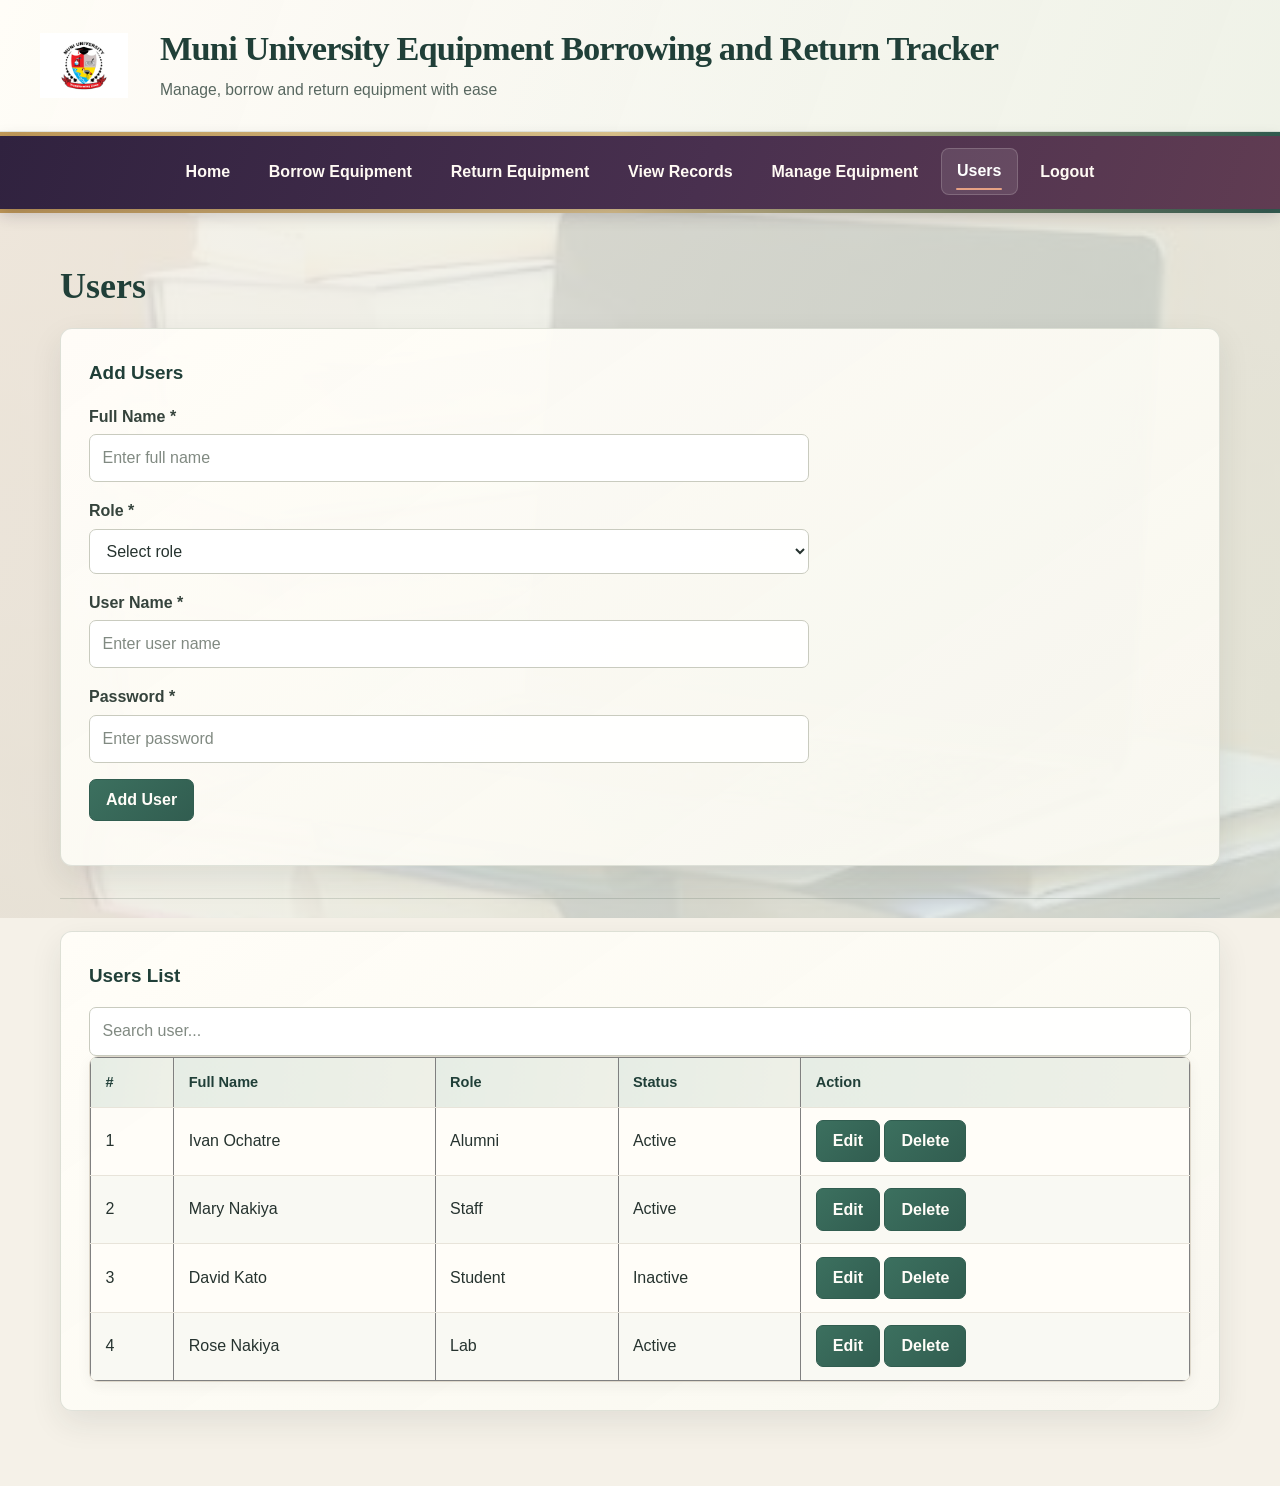
<file: users.html>
<!DOCTYPE html>
<html lang="en">

<head>
    <meta charset="UTF-8">
    <meta name="viewport" content="width=device-width, initial-scale=1.0">
    <meta name="description" content="Manage users in the Muni University equipment tracking system.">
    <title>Users - Muni University</title>
     <link rel="stylesheet" href="styles.css">
</head>

<body class="page page-users">
    <header class="site-header" id="site-header">
        <div class="site-header__logo">
            <img src="muni-logo.png" alt="Muni University logo" width="100" height="100">
        </div>
        <div class="site-header__content">
            <h1>Muni University Equipment Borrowing and Return Tracker</h1>
            <p>Manage, borrow and return equipment with ease</p>
        </div>
    </header>

    <hr>

    <nav class="site-nav" aria-label="Main navigation">
        <a href="index.html">Home</a>
        <a href="borrow.html">Borrow Equipment</a>
        <a href="return.html">Return Equipment</a>
        <a href="records.html">View Records</a>
        <a href="manage.html">Manage Equipment</a>
        <a href="users.html" aria-current="page">Users</a>
        <a href="logout.html">Logout</a>
    </nav>

    <hr>

    <main class="page-content" id="main-content">
        <section class="users" aria-labelledby="users-title">
            <h2 id="users-title">Users</h2>

            <div class="panel panel-form">
                <h3>Add Users</h3>
                <form action="#" class="form form-users">
                    <p>
                        <label for="full-name">Full Name *</label><br>
                        <input id="full-name" type="text" placeholder="Enter full name">
                    </p>
                    <p>
                        <label for="role">Role *</label><br>
                        <select id="role">
                            <option selected>Select role</option>
                            <option>Student</option>
                            <option>Staff</option>
                            <option>Alumni</option>
                            <option>Lab</option>
                        </select>
                    </p>
                    <p>
                        <label for="user-name">User Name *</label><br>
                        <input id="user-name" type="text" placeholder="Enter user name">
                    </p>
                    <p>
                        <label for="password">Password *</label><br>
                        <input id="password" type="password" placeholder="Enter password">
                    </p>
                    <p>
                        <button type="submit">Add User</button>
                    </p>
                </form>
            </div>

            <hr>

            <div class="panel panel-list">
                <h3>Users List</h3>
                <input type="search" placeholder="Search user..." aria-label="Search users">

                <div class="table-wrapper">
                    <table class="records-table" border="1">
                        <thead>
                            <tr>
                                <th scope="col">#</th>
                                <th scope="col">Full Name</th>
                                <th scope="col">Role</th>
                                <th scope="col">Status</th>
                                <th scope="col">Action</th>
                            </tr>
                        </thead>
                        <tbody>
                            <tr>
                                <td>1</td>
                                <td>Ivan Ochatre</td>
                                <td>Alumni</td>
                                <td>Active</td>
                                <td>
                                    <button type="button">Edit</button>
                                    <button type="button">Delete</button>
                                </td>
                            </tr>
                            <tr>
                                <td>2</td>
                                <td>Mary Nakiya</td>
                                <td>Staff</td>
                                <td>Active</td>
                                <td>
                                    <button type="button">Edit</button>
                                    <button type="button">Delete</button>
                                </td>
                            </tr>
                            <tr>
                                <td>3</td>
                                <td>David Kato</td>
                                <td>Student</td>
                                <td>Inactive</td>
                                <td>
                                    <button type="button">Edit</button>
                                    <button type="button">Delete</button>
                                </td>
                            </tr>
                            <tr>
                                <td>4</td>
                                <td>Rose Nakiya</td>
                                <td>Lab</td>
                                <td>Active</td>
                                <td>
                                    <button type="button">Edit</button>
                                    <button type="button">Delete</button>
                                </td>
                            </tr>
                        </tbody>
                    </table>
                </div>
            </div>
        </section>
    </main>
    <script src="script.js"></script>
</body>

</html>
</file>
<file: styles.css>
/*
 * Muni University Equipment Borrowing and Return Tracker
 * Shared responsive styles for all pages.
 */

:root {
    color-scheme: light;
    --ink: #26332f;
    --ink-soft: #586760;
    --green: #315d50;
    --green-deep: #203f38;
    --green-light: #e8f0e9;
    --gold: #c39b58;
    --cream: #f5f1e8;
    --paper: #fffdf8;
    --line: #ded8cb;
    --red: #9c463d;
    --red-light: #f8e9e5;
    --amber: #765a24;
    --amber-light: #f5edd9;
    --shadow: 0 12px 32px rgb(34 49 43 / 9%);
    --radius: 12px;
    font-family: "Segoe UI", Arial, sans-serif;
    font-synthesis: none;
    text-rendering: optimizeLegibility;
}

*,
*::before,
*::after {
    box-sizing: border-box;
}

html {
    min-width: 320px;
    scroll-behavior: smooth;
}

body.page {
    position: relative;
    isolation: isolate;
    min-height: 100vh;
    margin: 0;
    background: var(--cream);
    color: var(--ink);
    line-height: 1.65;
}

/* A quiet, fixed photo backdrop: the warm veil keeps text easy to read. */
body.page::before {
    position: fixed;
    z-index: -1;
    inset: -2%;
    content: "";
    pointer-events: none;
    background:
        linear-gradient(125deg, rgb(245 241 232 / 91%), rgb(228 236 226 / 86%)),
        url("combinedEquipment.jpg") center / cover no-repeat;
    animation: backdrop-drift 48s ease-in-out infinite alternate;
}

@keyframes backdrop-drift {
    from { transform: scale(1.02) translate3d(-0.4%, 0, 0); }
    to { transform: scale(1.08) translate3d(0.4%, -0.5%, 0); }
}

img {
    display: block;
    max-width: 100%;
    height: auto;
}

a {
    color: var(--green);
    text-underline-offset: 0.18em;
}

a:hover {
    color: var(--green-deep);
}

:focus-visible {
    outline: 3px solid var(--gold);
    outline-offset: 3px;
}

.site-header {
    display: flex;
    align-items: center;
    gap: clamp(1rem, 3vw, 2rem);
    min-height: 132px;
    padding: 1rem max(1.25rem, calc((100vw - 1200px) / 2));
    background: linear-gradient(110deg, rgb(255 253 248 / 97%), rgb(239 242 232 / 94%));
    border-bottom: 1px solid rgb(49 93 80 / 12%);
}

.site-header__logo img {
    width: 88px;
    height: 88px;
    object-fit: contain;
}

.site-header__content h1 {
    margin: 0;
    color: var(--green-deep);
    font-family: Georgia, "Times New Roman", serif;
    font-size: clamp(1.35rem, 3vw, 2.15rem);
    font-weight: 600;
    letter-spacing: -0.025em;
    line-height: 1.2;
}

.site-header__content p {
    margin: 0.45rem 0 0;
    color: var(--ink-soft);
    font-size: 0.98rem;
}

body.page > hr {
    height: 4px;
    margin: 0;
    border: 0;
    background: linear-gradient(90deg, var(--gold), #dec58d 48%, var(--green));
}
/* Distinct navigation: deep plum with warm coral accents */
.site-nav {
    position: relative;
    display: flex;
    flex-wrap: wrap;
    justify-content: center;
    gap: 0.4rem;
    padding: 0.8rem 1rem;
    background: linear-gradient(110deg, #30223f 0%, #49304f 55%, #603c52 100%);
    box-shadow: 0 5px 16px rgb(38 25 48 / 22%);
}

.site-nav a {
    position: relative;
    display: inline-flex;
    align-items: center;
    min-height: 2.75rem;
    padding: 0.6rem 0.95rem;
    border: 1px solid transparent;
    border-radius: 0.5rem;
    color: #fffaf4;
    font-weight: 600;
    text-decoration: none;
    transition:
        background-color 180ms ease,
        border-color 180ms ease,
        color 180ms ease,
        transform 180ms ease;
}

/* Small coral indicator that grows on hover/current page */
.site-nav a::after {
    position: absolute;
    right: 0.9rem;
    bottom: 0.3rem;
    left: 0.9rem;
    height: 2px;
    border-radius: 2px;
    background: #e6a184;
    content: "";
    transform: scaleX(0);
    transform-origin: left;
    transition: transform 180ms ease;
}

.site-nav a:hover,
.site-nav a[aria-current="page"] {
    border-color: rgb(255 250 244 / 18%);
    background: rgb(255 255 255 / 10%);
    color: #fff;
    transform: translateY(-1px);
}

.site-nav a:hover::after,
.site-nav a[aria-current="page"]::after {
    transform: scaleX(1);
}

.site-nav a:focus-visible {
    outline: 3px solid #f2c879;
    outline-offset: 3px;
}

@media (max-width: 600px) {
    .site-nav {
        justify-content: flex-start;
        gap: 0.25rem;
        padding: 0.65rem;
    }

    .site-nav a {
        flex: 1 1 auto;
        justify-content: center;
        padding-inline: 0.7rem;
        font-size: 0.9rem;
    }
}

@media (prefers-reduced-motion: reduce) {
    .site-nav a,
    .site-nav a::after {
        transition: none;
    }
}

.page-content {
    width: min(1160px, calc(100% - 2.5rem));
    margin: 0 auto;
    padding: clamp(1.5rem, 4vw, 3.25rem) 0;
}

.page-content h2 {
    margin: 0 0 1.15rem;
    color: var(--green-deep);
    font-family: Georgia, "Times New Roman", serif;
    font-size: clamp(1.65rem, 3vw, 2.25rem);
    font-weight: 600;
    line-height: 1.25;
}

.page-content h3 {
    margin: 0 0 1rem;
    color: var(--green-deep);
    font-size: 1.18rem;
    font-weight: 650;
}

.page-content > hr,
.panel + hr,
.records > hr,
.return-equipment > hr,
.manage-equipment > hr,
.users > hr {
    margin: 2rem 0;
    border: 0;
    border-top: 1px solid rgb(82 99 87 / 20%);
}

.panel,
.home-intro,
.dashboard-card,
.home-equipment {
    padding: clamp(1.15rem, 3vw, 1.75rem);
    border: 1px solid rgb(93 110 93 / 19%);
    border-radius: var(--radius);
    background: linear-gradient(145deg, rgb(255 253 248 / 96%), rgb(249 248 240 / 93%));
    box-shadow: var(--shadow);
}

.panel,
.records,
.home-intro,
.dashboard,
.home-equipment,
.borrow-equipment,
.return-equipment,
.manage-equipment,
.users {
    margin-bottom: 1.5rem;
}

.home-intro {
    position: relative;
    overflow: hidden;
    padding: clamp(1.5rem, 5vw, 3.25rem);
    border-top: 4px solid var(--gold);
}

.home-intro::after {
    position: absolute;
    right: -3rem;
    bottom: -5rem;
    width: 14rem;
    height: 14rem;
    border: 1px solid rgb(49 93 80 / 10%);
    border-radius: 50%;
    content: "";
    pointer-events: none;
}

.home-intro p,
.dashboard-card p {
    max-width: 66ch;
    color: var(--ink-soft);
}

.home-intro__actions {
    display: flex;
    flex-wrap: wrap;
    gap: 0.75rem;
    margin-top: 1.35rem;
}

.dashboard__cards {
    display: grid;
    grid-template-columns: repeat(auto-fit, minmax(min(100%, 225px), 1fr));
    gap: 1rem;
}

.dashboard-card {
    box-shadow: 0 6px 20px rgb(34 49 43 / 6%);
    transition: transform 160ms ease, box-shadow 160ms ease;
}

.dashboard-card:hover {
    transform: translateY(-3px);
    box-shadow: var(--shadow);
}

.dashboard-card h3 {
    margin-bottom: 0.4rem;
}

.records-tabs {
    display: flex;
    flex-wrap: wrap;
    gap: 0.25rem;
    margin: 0 0 1.2rem;
    border-bottom: 1px solid var(--line);
}

.records-tabs__link {
    padding: 0.65rem 0.9rem;
    border-bottom: 3px solid transparent;
    color: var(--ink-soft);
    text-decoration: none;
}

.records-tabs__link:hover,
.records-tabs__link--active,
.records-tabs__link[aria-current="page"] {
    border-bottom-color: var(--gold);
    color: var(--green-deep);
    font-weight: 700;
}

.records__controls {
    display: flex;
    flex-wrap: wrap;
    gap: 0.75rem;
    margin: 1rem 0;
}

.records__search {
    flex: 1 1 18rem;
}

input,
select,
textarea,
button,
.button {
    font: inherit;
}

input,
select,
textarea {
    width: 100%;
    min-height: 2.8rem;
    padding: 0.62rem 0.78rem;
    border: 1px solid #c9cbbf;
    border-radius: 7px;
    background: rgb(255 255 255 / 94%);
    color: var(--ink);
    transition: border-color 150ms ease, box-shadow 150ms ease;
}

input::placeholder,
textarea::placeholder {
    color: #818a82;
}

input:focus,
select:focus,
textarea:focus {
    border-color: var(--green);
    outline: 0;
    box-shadow: 0 0 0 3px rgb(49 93 80 / 12%);
}

textarea {
    min-height: 7rem;
    resize: vertical;
}

.form {
    max-width: 720px;
}

.form p {
    margin: 0 0 1rem;
}

.form label {
    display: inline-block;
    margin-bottom: 0.25rem;
    color: #35433c;
    font-weight: 650;
}

button,
.button {
    display: inline-flex;
    align-items: center;
    justify-content: center;
    min-height: 2.65rem;
    padding: 0.58rem 1rem;
    border: 1px solid var(--green);
    border-radius: 7px;
    background: linear-gradient(135deg, #3c705f, var(--green));
    color: #fffdf8;
    font-weight: 650;
    line-height: 1.25;
    text-align: center;
    text-decoration: none;
    cursor: pointer;
    transition: transform 150ms ease, box-shadow 150ms ease, filter 150ms ease;
}

button:hover,
.button:hover {
    transform: translateY(-1px);
    box-shadow: 0 5px 12px rgb(32 63 56 / 17%);
    color: #fff;
    filter: brightness(0.96);
}

button:disabled,
button[aria-disabled="true"] {
    border-color: #9a9d94;
    background: #9a9d94;
    cursor: not-allowed;
    filter: none;
    transform: none;
}

.button-primary {
    border-color: #b68b43;
    background: linear-gradient(135deg, #d5b16b, var(--gold));
    color: #28332d;
}

.button-primary:hover {
    color: #28332d;
    filter: brightness(0.97);
}

.table-wrapper {
    width: 100%;
    overflow-x: auto;
    border: 1px solid var(--line);
    border-radius: 9px;
    background: rgb(255 253 248 / 96%);
    box-shadow: 0 4px 14px rgb(34 49 43 / 5%);
}

.records-table {
    width: 100%;
    border-collapse: collapse;
    background: transparent;
}

.records-table caption {
    padding: 0.75rem;
    color: var(--ink-soft);
    text-align: left;
}

.records-table th,
.records-table td {
    padding: 0.78rem 0.9rem;
    border-bottom: 1px solid #e8e4da;
    text-align: left;
    vertical-align: middle;
}

.records-table th {
    background: linear-gradient(100deg, #e6ede5, #eef0e7);
    color: var(--green-deep);
    font-size: 0.91rem;
    font-weight: 700;
    white-space: nowrap;
}

.records-table tbody tr:nth-child(even) {
    background: rgb(247 247 240 / 72%);
}

.records-table tbody tr:hover {
    background: #edf2e9;
}

.records-table tbody tr:last-child td {
    border-bottom: 0;
}

.records-table__action {
    min-height: 2.25rem;
    padding: 0.4rem 0.75rem;
}

.status-available,
.status-active {
    display: inline-block;
    padding: 0.2rem 0.55rem;
    border-radius: 999px;
    background: #e5f1e8;
    color: #315d3b;
    font-size: 0.88rem;
    font-weight: 650;
}

.status-warning {
    display: inline-block;
    padding: 0.2rem 0.55rem;
    border-radius: 999px;
    background: var(--amber-light);
    color: var(--amber);
    font-size: 0.88rem;
    font-weight: 650;
}

.status-overdue {
    background: var(--red-light) !important;
    color: var(--red);
    font-weight: 700;
}

.visually-hidden {
    position: absolute;
    width: 1px;
    height: 1px;
    padding: 0;
    overflow: hidden;
    clip: rect(0, 0, 0, 0);
    white-space: nowrap;
    clip-path: inset(50%);
    border: 0;
}

@media (max-width: 700px) {
    body.page::before {
        background-attachment: scroll;
        animation-duration: 65s;
    }

    .site-header {
        min-height: 100px;
        gap: 0.9rem;
        padding: 0.9rem 1rem;
    }

    .site-header__logo img {
        width: 68px;
        height: 68px;
    }

    .site-nav {
        justify-content: flex-start;
        padding-inline: 0.65rem;
    }

    .site-nav a {
        padding: 0.55rem 0.65rem;
        font-size: 0.9rem;
    }

    .page-content {
        width: min(100% - 1.25rem, 1160px);
    }

    .records-table {
        min-width: 650px;
    }
}

@media (max-width: 460px) {
    .site-header {
        align-items: flex-start;
    }

    .site-header__logo img {
        width: 56px;
        height: 56px;
    }

    .site-header__content h1 {
        font-size: 1.25rem;
    }

    .site-header__content p {
        font-size: 0.88rem;
    }

    .site-nav a {
        flex: 1 1 42%;
        text-align: center;
    }

    .home-intro__actions > * {
        flex: 1 1 100%;
    }

    .records__controls > * {
        flex: 1 1 100%;
    }
}

@media (prefers-reduced-motion: reduce) {
    html {
        scroll-behavior: auto;
    }

    *,
    *::before,
    *::after {
        animation-duration: 0.01ms !important;
        animation-iteration-count: 1 !important;
        scroll-behavior: auto !important;
        transition-duration: 0.01ms !important;
    }
}
/* Button-like links in dashboard and tables */
.dashboard-card a,
.home-equipment a,
.records-table a,
.records-table__action,
.button-link {
    display: inline-flex;
    align-items: center;
    justify-content: center;
    min-height: 2.7rem;
    padding: 0.6rem 1rem;
    border: 1px solid rgb(49 93 80 / 18%);
    border-radius: 999px;
    background: linear-gradient(135deg, #edf4ef, #ddeae1);
    color: #214a3f;
    font-weight: 600;
    text-decoration: none;
    box-shadow: 0 2px 8px rgb(34 49 43 / 6%);
    transition: all 180ms ease;
}

.dashboard-card a:hover,
.home-equipment a:hover,
.records-table a:hover,
.records-table__action:hover,
.button-link:hover {
    background: linear-gradient(135deg, #dfeae2, #ccdcd1);
    border-color: rgb(33 74 63 / 26%);
    transform: translateY(-1px);
    box-shadow: 0 6px 14px rgb(34 49 43 / 10%);
}

/* Make the action text look extra clean */
.dashboard-card a,
.home-equipment a,
.records-table a {
    font-size: 1rem;
}

/* If you want a stronger green CTA look */
.dashboard-card a.button-primary,
.home-equipment a.primary,
.button-primary {
    background: linear-gradient(135deg, #325f54, #214a3f);
    color: #f7f8f4;
    border-color: transparent;
}

.dashboard-card a.button-primary:hover,
.home-equipment a.primary:hover,
.button-primary:hover {
    background: linear-gradient(135deg, #294f48, #1d3f38);
    color: #fff;
}
</file>
